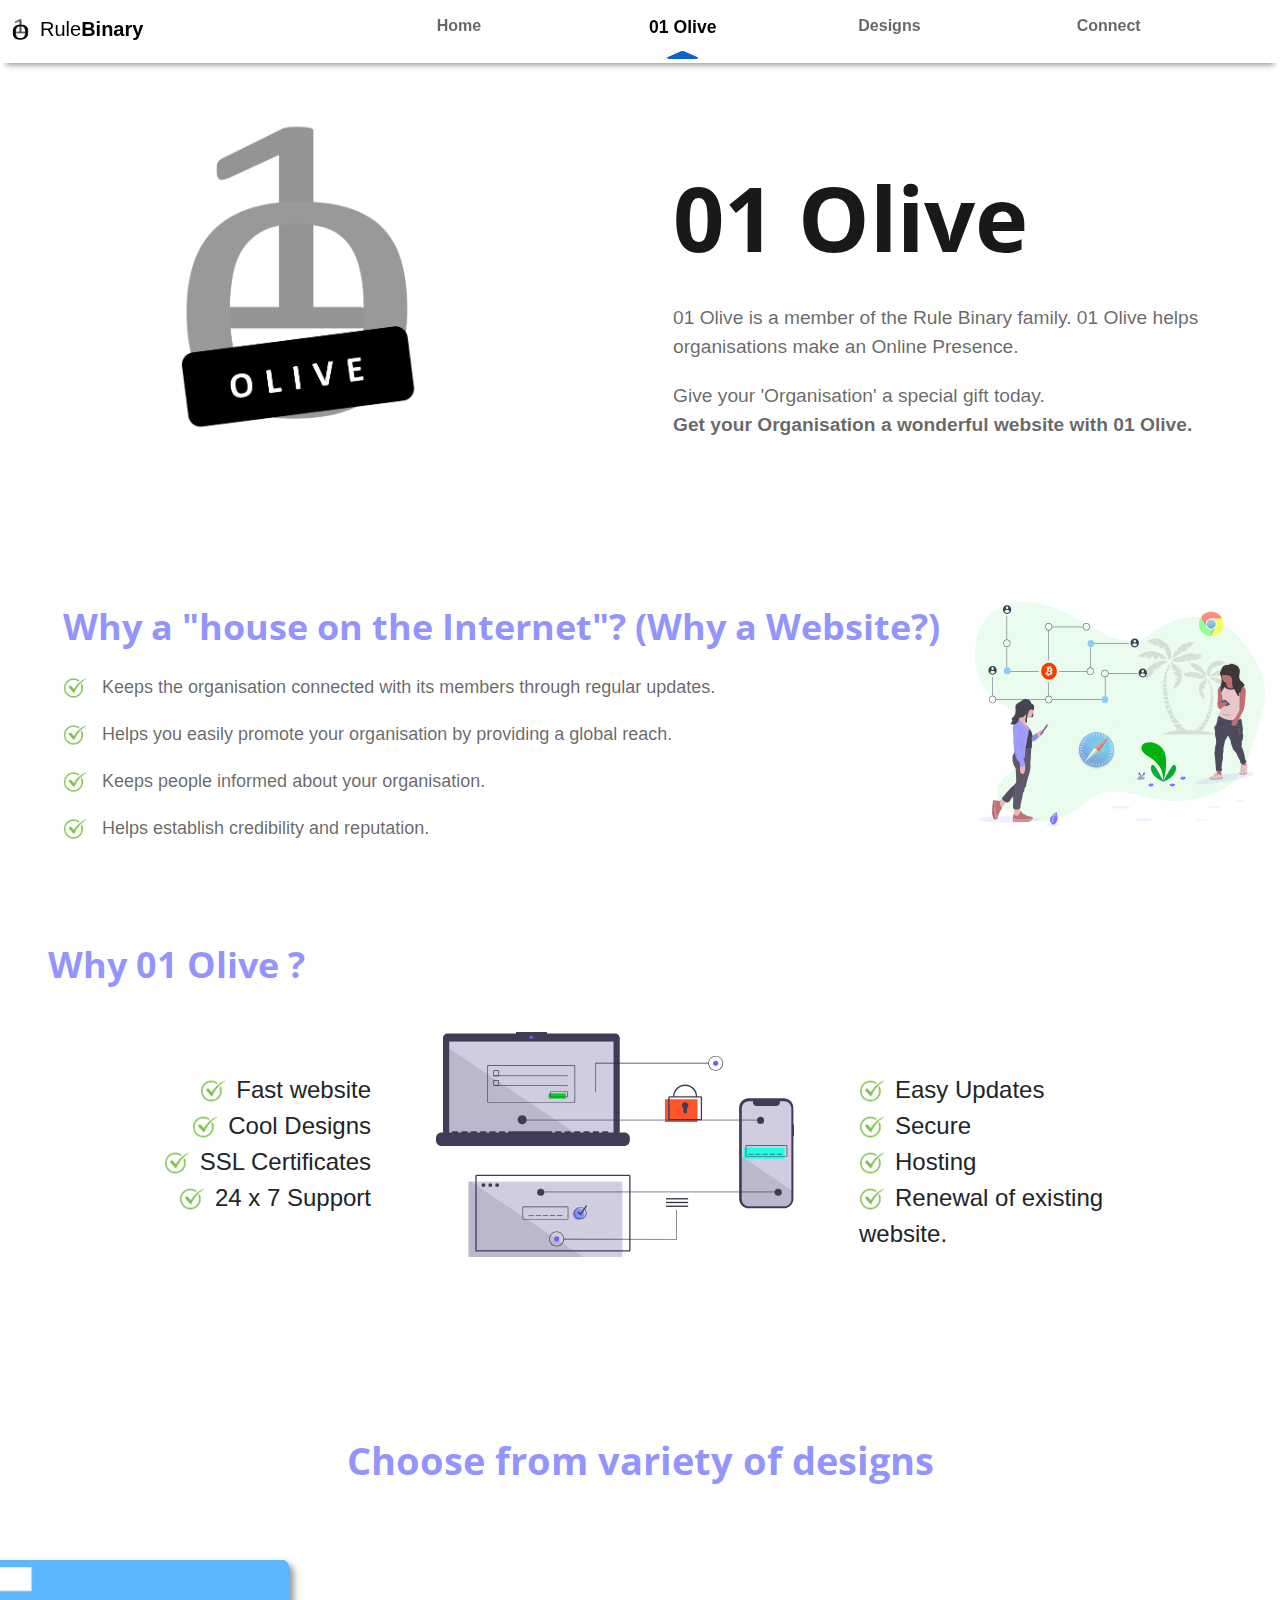
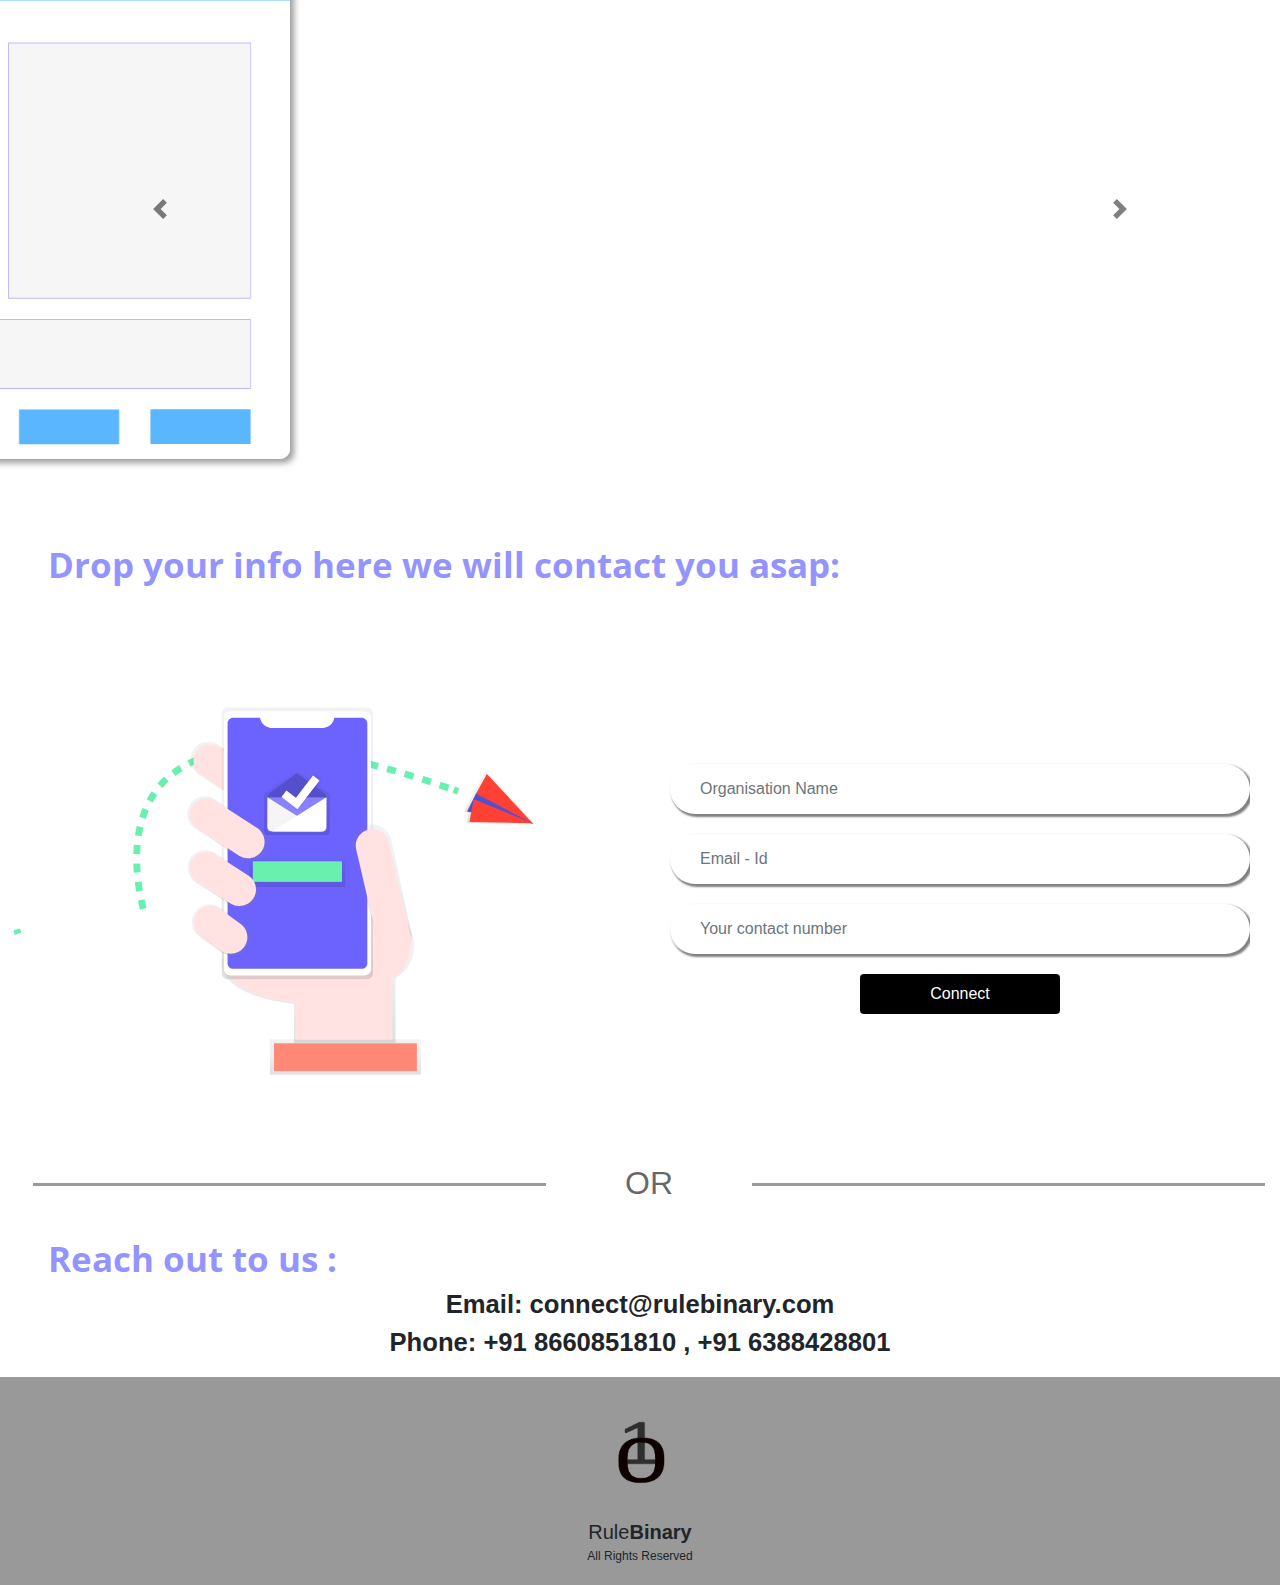
<file: assets/01Olive.html>
<!DOCTYPE html>
<html lang="en">
<head>
    <meta charset="UTF-8">
    <meta name="viewport" content="width=device-width, initial-scale=1.0">
    <title>01 Olive</title>
    <link rel="shortcut icon" href="">
    <link rel="stylesheet" href="olive.css">
    <link href="https://fonts.googleapis.com/css2?family=Open+Sans&display=swap" rel="stylesheet">
    <link rel="stylesheet" href="https://s.pageclip.co/v1/pageclip.css" media="screen">
    <link rel="stylesheet" href="https://maxcdn.bootstrapcdn.com/bootstrap/4.0.0/css/bootstrap.min.css" integrity="sha384-Gn5384xqQ1aoWXA+058RXPxPg6fy4IWvTNh0E263XmFcJlSAwiGgFAW/dAiS6JXm" crossorigin="anonymous">
</head>
<body>
    <!-- Nav bar -->
    <div class="navBar container-fluid">
        <div class="row">
            <span class="col-4 col-sm-4"><a class="navbar-brand" href="index.html"><img src="assets/10logo.png"/>Rule<b>Binary</b></a></span>
            <span class="col-2 pr-0 navbar-text"><a href="#home">Home <span class="sr-only">(current)</span></a></span>
            <span class="present pl-1 pr-0 col-2 col-sm-2 navbar-text"><a href="01Olive.html">01 Olive</a></span>
            <span class="col-2 pl-0 pr-0 navbar-text"><a href="#design">Designs</a></span>
            <span class="col-2 pl-0 pr-0 col-sm-2 navbar-text"><a href="#contact">Connect</a></span>
        </div>
    </div>

     <!-- 01 Olive -->
     <div class="container-fluid row pr-0" id="home">
        <div class="logo col-12 col-sm-6 text-center">
            <img src="assets/OliveLogo.png" alt=""/>
        </div>
        <div class="description col-12 col-sm-6 pl-5">
            <span class="lead" style="font-size: 7vw;font-weight: bold;font-family: 'Open Sans', sans-serif;">01 Olive</span>
            <p class="lead">
                01 Olive is a member of the Rule Binary family. 
                01 Olive helps organisations make an Online Presence.
            </p>
            <p class="lead">
                Give your 'Organisation' a special gift today.<br/>
                <b>Get your Organisation a wonderful website with 01 Olive.</b>
            </p>
        </div>
    </div>

    <!-- Why a website -->
    <div class="container-fluid row pl-0 m-0">
        <div class="descriptionsvg col-md-8 col-sm-8 col-xs-6 col-8 d-lg-none d-xl-none container">
            <img src="assets/svg3.svg" alt="" />
        </div>
        <div class="whyWeb description col-lg-9 col-md-12 col-sm-12 col-xs-12 col-12">
            <span class="lead pl-5" style="font-size: 2.8vw;font-weight: bold;color: rgba(100,100,255,0.7);font-family: 'Open Sans', sans-serif;">Why a "house on the Internet"? (Why a Website?)</span>
            <div class="lead pl-5">
                <p class="benefit">
                    <img src="assets/check.png" alt="" />
                    Keeps the organisation connected with its members through regular updates.
                </p>
                <p class="benefit">
                    <img src="assets/check.png" alt="" />
                    Helps you easily promote your organisation by providing a global reach.
                </p>
                <p class="benefit">
                    <img src="assets/check.png" alt="" />
                    Keeps people informed about your organisation.
                </p>
                <p class="benefit">
                    <img src="assets/check.png" alt="" />
                    Helps establish credibility and reputation.
                </p>
            </div>
        </div>
        <div class="descriptionsvg col-lg-3 d-md-none d-sm-none d-lg-block d-none container">
            <img src="assets/svg3.svg" alt="" />
        </div>

    <!-- Why 01Olive -->
    <div class="container-fluid" id="home">
        <div class="whyOlive description">
            <span class="lead pl-5" style="font-size: 2.8vw;font-weight: bold;color: rgba(100,100,255,0.7);font-family: 'Open Sans', sans-serif;">Why 01 Olive ?</span>
            <div class="lead row pl-5 pr-5">
                <div class="col-12 col-sm-4 right">
                    <span class="s s1" onmouseover="showDesc(this)" onmouseout="hideDesc(this)"><img src="assets/check.png" alt="" />Fast website</span><br/>
                    <p class="benefit benefit2 b1">
                        Built with the latest technologies.<br>
                    </p>
                    <span class="s s2" onmouseover="showDesc(this)" onmouseout="hideDesc(this)"><img src="assets/check.png" alt="" />Cool Designs</span><br/>
                    <p class="benefit benefit2 b2">
                        <!-- <img src="assets/check.png" alt="" /> -->
                        Tell us your preferences and we will come up with a unique design and layout for your website.
                        <br>
                    </p>
                    <span class="s s3" onmouseover="showDesc(this)" onmouseout="hideDesc(this)"><img src="assets/check.png" alt="" />SSL Certificates</span><br/>
                    <p class="benefit benefit2 b3">
                        <!-- <img src="assets/check.png" alt="" /> -->
                        We will help you apply SSL certificates to your awesome Website.
                        <br>
                    </p>
                    <span class="s s8" onmouseover="showDesc(this)" onmouseout="hideDesc(this)"><img src="assets/check.png" alt="" />24 x 7 Support</span><br/>
                    <p class="benefit benefit2 b8">
                        <!-- <img src="assets/check.png" alt="" /> -->
                        Have any doubt or facing any kind of problem? React out to us anytime.
                        <br>
                    </p>
                </div>
                <div class="why col-12 col-sm-4">
                    <img src="assets/svg4.svg" alt=""/>
                </div>
                <div class="col-12 col-sm-4 left">
                    <span class="s s5" onmouseover="showDesc(this)" onmouseout="hideDesc(this)"> <img src="assets/check.png" alt="" />Easy Updates</span><br/>
                    <p class="benefit benefit2 b5">
                        <!-- <img src="assets/check.png" alt="" /> -->
                        A control panel that you can use to add new content to your website.
                        <br>
                    </p>
                    <span class="s s6" onmouseover="showDesc(this)" onmouseout="hideDesc(this)"><img src="assets/check.png" alt="" />Secure</span><br/>
                    <p class="benefit benefit2 b6">
                        <!-- <img src="assets/check.png" alt="" />                         -->
                        We ensure security of your data.<br>
                    </p>
                    <span class="s s7" onmouseover="showDesc(this)" onmouseout="hideDesc(this)"><img src="assets/check.png" alt="" />Hosting</span><br/>
                    <p class="benefit benefit2 b7">
                        <!-- <img src="assets/check.png" alt="" /> -->
                        We will help you get your website up and running on the internet.
                        <br>
                    </p>
                    <span class="s s4" onmouseover="showDesc(this)" onmouseout="hideDesc(this)"><img src="assets/check.png" alt="" />Renewal of existing website.</span><br/>
                    <p class="benefit benefit2 b4">
                        <!-- <img src="assets/check.png" alt="" /> -->
                        Change is the Law of Universe.<br>
                    </p>
                </div>
            </div>
    </div>

    <!-- Carousel for Popular Designs -->
    <!-- <div class="carous container-fluid text-center">
        <span class="lead">Choose from variety of designs</span><br>
        <div id="designs" class="carousel slide container text-center" data-ride="carousel">
            <div class="carousel-inner offset-2 col-8">
                <div class="carousel-item active">
                    <img class="d-block w-100" src="c.jpg" alt="First slide">
                </div>
                <div class="carousel-item">
                    <img class="d-block w-100" src="d.jpg" alt="Second slide">
                </div>
                <div class="carousel-item">
                    <img class="d-block w-100" src="d.jpg" alt="Third slide">
                </div>
            </div>
            <a class="carousel-control-prev" href="#designs" role="button" data-slide="prev">
                <span class="carousel-control-prev-icon" aria-hidden="true"></span>
                <span class="sr-only">Previous</span>
            </a>
            <a class="carousel-control-next" href="#designs" role="button" data-slide="next">
                <p class="carousel-control-next-icon" aria-hidden="true"></p>
                <span class="sr-only">Next</span>
            </a>
        </div>
    </div> -->

<!-- Test Carousel -->



<div class="bd-example" id="design">
    <p class="lead" style="font-size: 3vw;font-weight: bold;color: rgba(100,100,255,0.7);font-family: 'Open Sans', sans-serif;">Choose from variety of designs</p><br>

    <div id="carouselExampleCaptions" class="carousel slide multi-item-carousel" data-ride="carousel">
  
      <!-- <ol class="carousel-indicators">
        <li data-target="#carouselExampleCaptions" data-slide-to="0" class="active"></li>
        <li data-target="#carouselExampleCaptions" data-slide-to="1"></li>
        <li data-target="#carouselExampleCaptions" data-slide-to="2"></li>
      </ol> -->
  
      <div class="carousel-inner">
        <div class="carousel-item active">
          <div class="item__third">
            <img src="assets/Artboard 1.png" class="d-block w-100" style="box-shadow: 4px 4px 6px rgba(0,0,0,0.6);border-radius: 10px;" width="300px" alt="">
            <!-- <div class="carousel-caption d-none d-md-block">
              <h5>First slide label</h5>
              <p>Nulla vitae elit libero, a pharetra augue mollis interdum.</p>
            </div> -->
          </div>
        </div>
        <div class="carousel-item">
          <div class="item__third">
            <img src="assets/Artboard 2.png" class="d-block w-100" style="box-shadow: 4px 4px 6px rgba(0,0,0,0.6);border-radius: 10px;" width="300px" alt="">
            <!-- <div class="carousel-caption d-none d-md-block">
              <h5>Second slide label</h5>
              <p>Lorem ipsum dolor sit amet, consectetur adipiscing elit.</p>
            </div> -->
          </div>
        </div>
        <div class="carousel-item">
            <div class="item__third">
              <img src="assets/Artboard 3.png" class="d-block w-100" style="box-shadow: 4px 4px 6px rgba(0,0,0,0.6);border-radius: 10px;" width="300px" alt="">
              <!-- <div class="carousel-caption d-none d-md-block">
                <h5>Second slide label</h5>
                <p>Lorem ipsum dolor sit amet, consectetur adipiscing elit.</p>
              </div> -->
            </div>
          </div>
          <div class="carousel-item">
            <div class="item__third">
              <img src="assets/Artboard 4.png" class="d-block w-100" style="box-shadow: 4px 4px 6px rgba(0,0,0,0.6);border-radius: 10px;" width="300px" alt="">
              <!-- <div class="carousel-caption d-none d-md-block">
                <h5>Second slide label</h5>
                <p>Lorem ipsum dolor sit amet, consectetur adipiscing elit.</p>
              </div> -->
            </div>
          </div>
          <div class="carousel-item">
            <div class="item__third">
              <img src="assets/Artboard 5.png" class="d-block w-100" style="box-shadow: 4px 4px 6px rgba(0,0,0,0.6);border-radius: 10px;" width="300px" alt="">
              <!-- <div class="carousel-caption d-none d-md-block">
                <h5>Second slide label</h5>
                <p>Lorem ipsum dolor sit amet, consectetur adipiscing elit.</p>
              </div> -->
            </div>
          </div>
        <div class="carousel-item">
          <div class="item__third">
            <img src="assets/Artboard 6.png" class="d-block w-100" style="box-shadow: 4px 4px 6px rgba(0,0,0,0.6);border-radius: 10px;" width="300px" alt="">
            <!-- <div class="carousel-caption d-none d-md-block">
              <h5>Third slide label</h5>
              <p>Praesent commodo cursus magna, vel scelerisque nisl consectetur.</p>
            </div> -->
          </div>
        </div>
      </div>
  
      <a class="carousel-control-prev" href="#carouselExampleCaptions" role="button" data-slide="prev">
        <span class="carousel-control-prev-icon" aria-hidden="true"></span>
        <span class="sr-only">Previous</span>
      </a>
      <a class="carousel-control-next" href="#carouselExampleCaptions" role="button" data-slide="next">
        <span class="carousel-control-next-icon" aria-hidden="true"></span>
        <span class="sr-only">Next</span>
      </a>
  
    </div>
  </div>
  





<!-- Test Carousel -->

    <div class="container-fluid footer1">
        <span class="lead pl-5" style="font-size: 2.7vw;font-weight: bold;color: rgba(100,100,255,0.7);font-family: 'Open Sans', sans-serif;">Drop your info here we will contact you asap:</span>
    </div>

    <div class="container-fluid row" id="contact">
        <div class="col-10 col-sm-6">
            <img class="xyz" src="assets/svg5.svg" alt="none"/>
        </div>
        <div class="contact-us col-12 col-sm-6">
            <form action="https://send.pageclip.co/pL5B4yR4VzfltmgoEowHv2ABUtMmnoFg/connectOrganisations" class="pageclip-form pr-0" method="post">
                    <input type="text" name="name" class="form-control" placeholder="Organisation Name">
                <input type="email" name="email" class="form-control" placeholder="Email - Id">
                <input type="number" name="phone" class="form-control" placeholder="Your contact number">
                <center><button type="submit" class="submit btn pageclip-form__submit">Connect</button></center>
            </form>
        </div>
    </div>

    <div class="OR container-fluid row pl-5 text-center">
        <div class="line col-4 col-sm-5"></div>
        <div class="textOR col-4 col-sm-2">OR</div>
        <div class="line col-4 col-sm-5"></div>
    </div>

    <div class="container-fluid footer1">
        <span class="lead pl-5" style="font-size: 2.7vw;font-weight: bold;color:rgba(100,100,255,0.7);font-family: 'Open Sans', sans-serif;">Reach out to us :</span>
        <div class="row text-center contact">
            <p class="col-12" style="font-size: 2vw;">
                Email: connect@rulebinary.com<br/>
            Phone: +91 8660851810 , +91 6388428801
            </p>
        </div>
    </div>
    <div class="container-fluid">
        <div class="row rightsReserved">
            <img src="assets/10logo.png"/>
            <span class="col-12 lead name">Rule<b>Binary</b></span>
            <span class="col-12 lead reserved">All Rights Reserved</span>
        </div>
    </div>

    <script>
        function showDesc(e) {
            var item = e.className[e.className.length - 1]
            var show = "b" + item
            var ele = document.getElementsByClassName(show)[0]
            ele.style.display = "inline"
        }
        function hideDesc(e) {
            var item = e.className[e.className.length - 1]
            var show = "b" + item
            var ele = document.getElementsByClassName(show)[0]
            ele.style.display = "none"
        }
    </script>

    <script src="https://s.pageclip.co/v1/pageclip.js" charset="utf-8"></script>
    <script src="https://code.jquery.com/jquery-3.2.1.slim.min.js" integrity="sha384-KJ3o2DKtIkvYIK3UENzmM7KCkRr/rE9/Qpg6aAZGJwFDMVNA/GpGFF93hXpG5KkN" crossorigin="anonymous"></script>
    <script src="https://cdnjs.cloudflare.com/ajax/libs/popper.js/1.12.9/umd/popper.min.js" integrity="sha384-ApNbgh9B+Y1QKtv3Rn7W3mgPxhU9K/ScQsAP7hUibX39j7fakFPskvXusvfa0b4Q" crossorigin="anonymous"></script>
    <script src="https://maxcdn.bootstrapcdn.com/bootstrap/4.0.0/js/bootstrap.min.js" integrity="sha384-JZR6Spejh4U02d8jOt6vLEHfe/JQGiRRSQQxSfFWpi1MquVdAyjUar5+76PVCmYl" crossorigin="anonymous"></script>

    <script>
            $('.carousel-item', '.multi-item-carousel').each(function(){
                var next = $(this).next();
                if (! next.length) {
                next = $(this).siblings(':first');
                }
                next.children(':first-child').clone().appendTo($(this));
            }).each(function(){
                var prev = $(this).prev();
                if (! prev.length) {
                prev = $(this).siblings(':last');
                }
                prev.children(':nth-last-child(2)').clone().prependTo($(this));
            });
    </script>

</body>
</html>
</file>
<file: assets/olive.css>
* {
    margin: 0;
    padding: 0;
    box-sizing: border-box;
    outline: none;
    overflow-x: hidden;
}



body {
    padding-top:  70px;
}



.whatsapp {
    z-index: 100;
    position: fixed;
    bottom: 30px;
    background-color: rgb(37,211,102);
    text-align: center;
    border-top-right-radius: 10px;
    border-bottom-right-radius: 10px;    
}
.chat{
    font-size: 10px;
    color: white;
    padding: 10px;
    padding-top: 0;
}
.whatsapp i{
    font-size: 30px;
    color: white;
    padding: 4px 0;
}




/* NavBar */
.navBar {
    position: fixed;
    top: 0;
    left: 0;
    z-index: 2;
    background-color: white;
    padding-top: 6px;
    -webkit-box-shadow: 0 8px 6px -6px #999;
    -moz-box-shadow: 0 8px 6px -6px #999;
    box-shadow: 0 8px 6px -6px #999;
}
.navBar a {
    text-decoration: none;
    color: black;
}
.navBar .navbar-text  a {
    text-decoration: none;
    color: rgba(0,0,0,0.6);
    font-weight: 600;
}
.navbar-brand img {
    height: 40px;
    margin-right: 0px;
}
.present a{
    padding: 0 5px 14px 5px;
    font-size: 1.1em;
    color: rgba(0,0,0,1)!important;
    font-weight: 800;
    border-bottom: solid 8px transparent;
    border-image: url("assets/arrow.png") 300 8;
}


.logo img {
    height: 450px;
}





.description {
    padding-top: 80px;
    padding-right: 50px;
}
.description > span {
    color: rgba(0,0,0,0.9);
    font-size: 2em;
    font-weight: 600;
}
.description p {
    font-size: 1.2em;
    color: rgba(0,0,0,0.6);
    font-weight: 500;
    margin-top: 20px;
}
.descriptionsvg{
    padding-top: 50px;
    align-self: center;
 }








.right {
    text-align: right;
    padding: 80px;
    padding-right: 50px!important;
}
.right span{
    font-size: 1.2em;
    font-weight: 500;
}
.right span img {
    height: 26px;
    margin-right: 10px;
}

.left {
    padding: 80px;
    padding-left: 50px!important;
}
.left span{
    font-weight: 500;
    font-size: 1.2em;
}
.left span img {
    height: 26px;
    margin-right: 10px;
}



.benefit {
    font-size: 0.9em!important;
}
.benefit img {
    height: 24px;
    margin-right: 10px;
}
.why {
    padding-top: 40px!important; 
}


.carousel-control-prev-icon {
    background-image: url("data:image/svg+xml;charset=utf8,%3Csvg xmlns='http://www.w3.org/2000/svg' fill='%23000' viewBox='0 0 8 8'%3E%3Cpath d='M5.25 0l-4 4 4 4 1.5-1.5-2.5-2.5 2.5-2.5-1.5-1.5z'/%3E%3C/svg%3E") !important;
}
.carousel-control-next-icon {
    background-image: url("data:image/svg+xml;charset=utf8,%3Csvg xmlns='http://www.w3.org/2000/svg' fill='%23000' viewBox='0 0 8 8'%3E%3Cpath d='M2.75 0l-1.5 1.5 2.5 2.5-2.5 2.5 1.5 1.5 4-4-4-4z'/%3E%3C/svg%3E") !important;
} 
.bd-example {
    margin-top: 50px;
    margin-bottom: 50px;
}
.bd-example > p {
    text-align: center;
    margin-top: 50px;
    font-weight: 600;
}
.multi-item-carousel {
    overflow: hidden;
  }
  .multi-item-carousel .carousel-indicators {
    margin-right: 25%;
    margin-left: 25%;
  }
  .multi-item-carousel .carousel-control-prev,
  .multi-item-carousel .carousel-control-next {
    background: rgba(255, 255, 255, 0.7);
    width: 25%;
    z-index: 11; /* .carousel-caption has z-index 10 */
  }
  .multi-item-carousel .carousel-inner {
    width: 150%;
    left: -25%;
  }
  .multi-item-carousel .carousel-item-next:not(.carousel-item-left),
  .multi-item-carousel .carousel-item-right.active {
    -webkit-transform: translate3d(33%, 0, 0);
    transform: translate3d(33%, 0, 0);
  }
  .multi-item-carousel .carousel-item-prev:not(.carousel-item-right),
  .multi-item-carousel .carousel-item-left.active {
    -webkit-transform: translate3d(-33%, 0, 0);
    transform: translate3d(-33%, 0, 0);
  }
  .multi-item-carousel .item__third {
    float: left;
    position: relative;
    width: 33.33333333%;
  }
  .item__third {
      padding: 30px;
  }
  .item__third img{
      height: 500px;
  }




/* Try CSS */


.contact-us {
    margin-bottom: 30px;
    margin: auto;
}
.contact-us form {
    padding: 30px;
    border-radius: 30px;
}
.contact-us form span {
    font-size: 2em;
    font-weight: 400;
    color: white;
} 
.contact-us form input {
    margin-top: 20px;
    border-radius: 50px;
    height: 50px;
    border: none;
    box-shadow: 
    2px 2px 2px 1px grey;
    padding-left: 30px;
}
.submit {
    border-radius: 20px;
    margin-top: 20px;
    color: white;
    background-color: rgba(0,0,0,1)!important;
    height: 40px;
    width: 200px;
}



.benefit2 {
    display: none;
}




.line{
    height: 3px;
    background-color: rgba(0,0,0,0.4);
}
.textOR{
    font-size: 2em;
    color: rgba(0,0,0,0.6);
    margin-top: -24px;
}
.OR{
    width: 100%;
    height: 40px;
    padding-top: 15px;
    margin-bottom: 25px;
}

/* Footer */
.footer1 span{
    font-size: 2em;
    font-weight: 600;
}
.footer1 p{
    font-weight: 600;
}

.rightsReserved {
    padding-bottom: 20px;
}
.rightsReserved .name {
    font-weight: 500;
}
.rightsReserved .reserved {
    font-weight: 400;
    font-size: 12px;
}
.rightsReserved {
    background-color: rgba(0,0,0,0.4);
    text-align: center!important;
}
.rightsReserved img{
    height: 120px;
    width: 120px;
    margin: auto;
    margin-top: 20px;
}

.container-fluid {
    padding-right: 0px!important;
    padding-left: 0px!important;
}

@media only screen and (max-width: 1000px) {
    .description span {
        font-size: 1.4em;
    }
    .description p {
        font-size: 1em;
    }
    .logo {
        padding-top: 20px;
    }
    .right, .left {
        padding: 60px; 
    }
    .right span{
        font-size: 0.8em;
    }
    .right span img {
        height: 24px;
    }
    .left span{
        font-size: 0.8em;
    }
    .left span img {
        height: 24px;
    }
    .item__third img{
        height: 400px;
    }
    
    .item__third {
        padding: 15px;
    }
}
@media only screen and (max-width: 900px) {
    .right, .left {
        padding: 40px; 
    }
}
@media only screen and (max-width: 800px) {
    .right span{
        font-size: 0.7em;
    }
    .right span img {
        height: 22px;
    }
    .left span{
        font-size: 0.7em;
    }
    .left span img {
        height: 22px;
    }
    .item__third img{
        height: 350px;
    }
    
  .item__third {
    padding: 10px;
}
}
@media only screen and (max-width: 680px) {
    .navBar .navbar-text  a {
        font-size: 0.8em;
    }
    .present a{
        padding: 0 10px 18px 10px;
        font-size: 0.8em;
    }
    .description > span {
        font-size: 1.4em;
    }
    .description p {
        font-size: 1em;
    }
    .right {
        padding: 20px;
        padding-right: 10px!important;
    }
    .left {
        padding: 20px;
        padding-left: 10px!important;
    }
    .right span{
        font-size: 0.5em;
    }
    .right span img {
        margin-right: 5px;
        height: 20px;
    }
    .left span{
        font-size: 0.5em;
    }
    .left span img {
        height: 20px;
        margin-right: 5px;
    }
    .item__third img{
        height: 300px;
    }
    
    .item__third {
        padding: 6px;
    }
}

@media only screen and (max-width: 575px) {
    .navBar .navbar-text  a {
        font-size: 0.6em;
    }
    .present a{
        /* padding: 0 4px 2px 4px; */
        font-size: 0.6em;
    }
    .logo {
        padding-left: 100px!important;
    }
    .description {
        padding-top: 20px;
        padding-left: 50px!important;
        padding-right: 50px;
    }
    .whyWeb {
        padding-left: 0!important;
    }
    .whyWeb > span {
        font-size: 1.1em;
    }
    .benefit {
        font-size: 0.8em!important;
    }
    .whyOlive {
        padding-left: 0!important;
    }
    .right {
        text-align: left;
    }
    .right span, .left span {
        font-size: 0.8em;
    }
    .right span img, .left span img {
        margin-right: 20px;
    }
    .left {
        margin-top: 20px;
    }
    .footer1 span {
        font-size: 1.3em;
    }
    .footer1 p {
        margin-top: 20px;
    }
    .item__third img{
        height: 250px;
    }
}
@media only screen and (max-width: 480px) {
    .whyWeb > span {
        font-size: 0.9em;
    }
    .description p {
        font-size: 0.7em;
    }
    .benefit {
        font-size: 0.6em!important;
    }
    .right span, .left span {
        font-size: 0.6em!important;
    }
    .logo img {
        height: 250px;
    }
    .item__third img{
        height: 220px;
    }
}

@media only screen and (max-width: 433px) {
    .navBar .navbar-brand {
        font-size: 0.8em;
        line-height: 2em;
    }
    .navBar .navbar-text  a {
        font-size: 0.6em;
    }
    .present a{
        /* padding: 0 0px 2px 0px; */
        font-size: 0.6em;
    }
    .description span {
        font-size: 1.2em;
    }
    .benefit {
        font-size: 0.5em!important;
    }
    .whyWeb > span {
        font-size: 0.7em;
    }
    .item__third img{
        height: 200px;
    }
    .footer1 span{
        font-size: 0.8em;
        font-weight: 600;
    }
}

@media only screen and (max-width: 350px) {
    .item__third img{
        height: 160px;
    }
}
</file>
